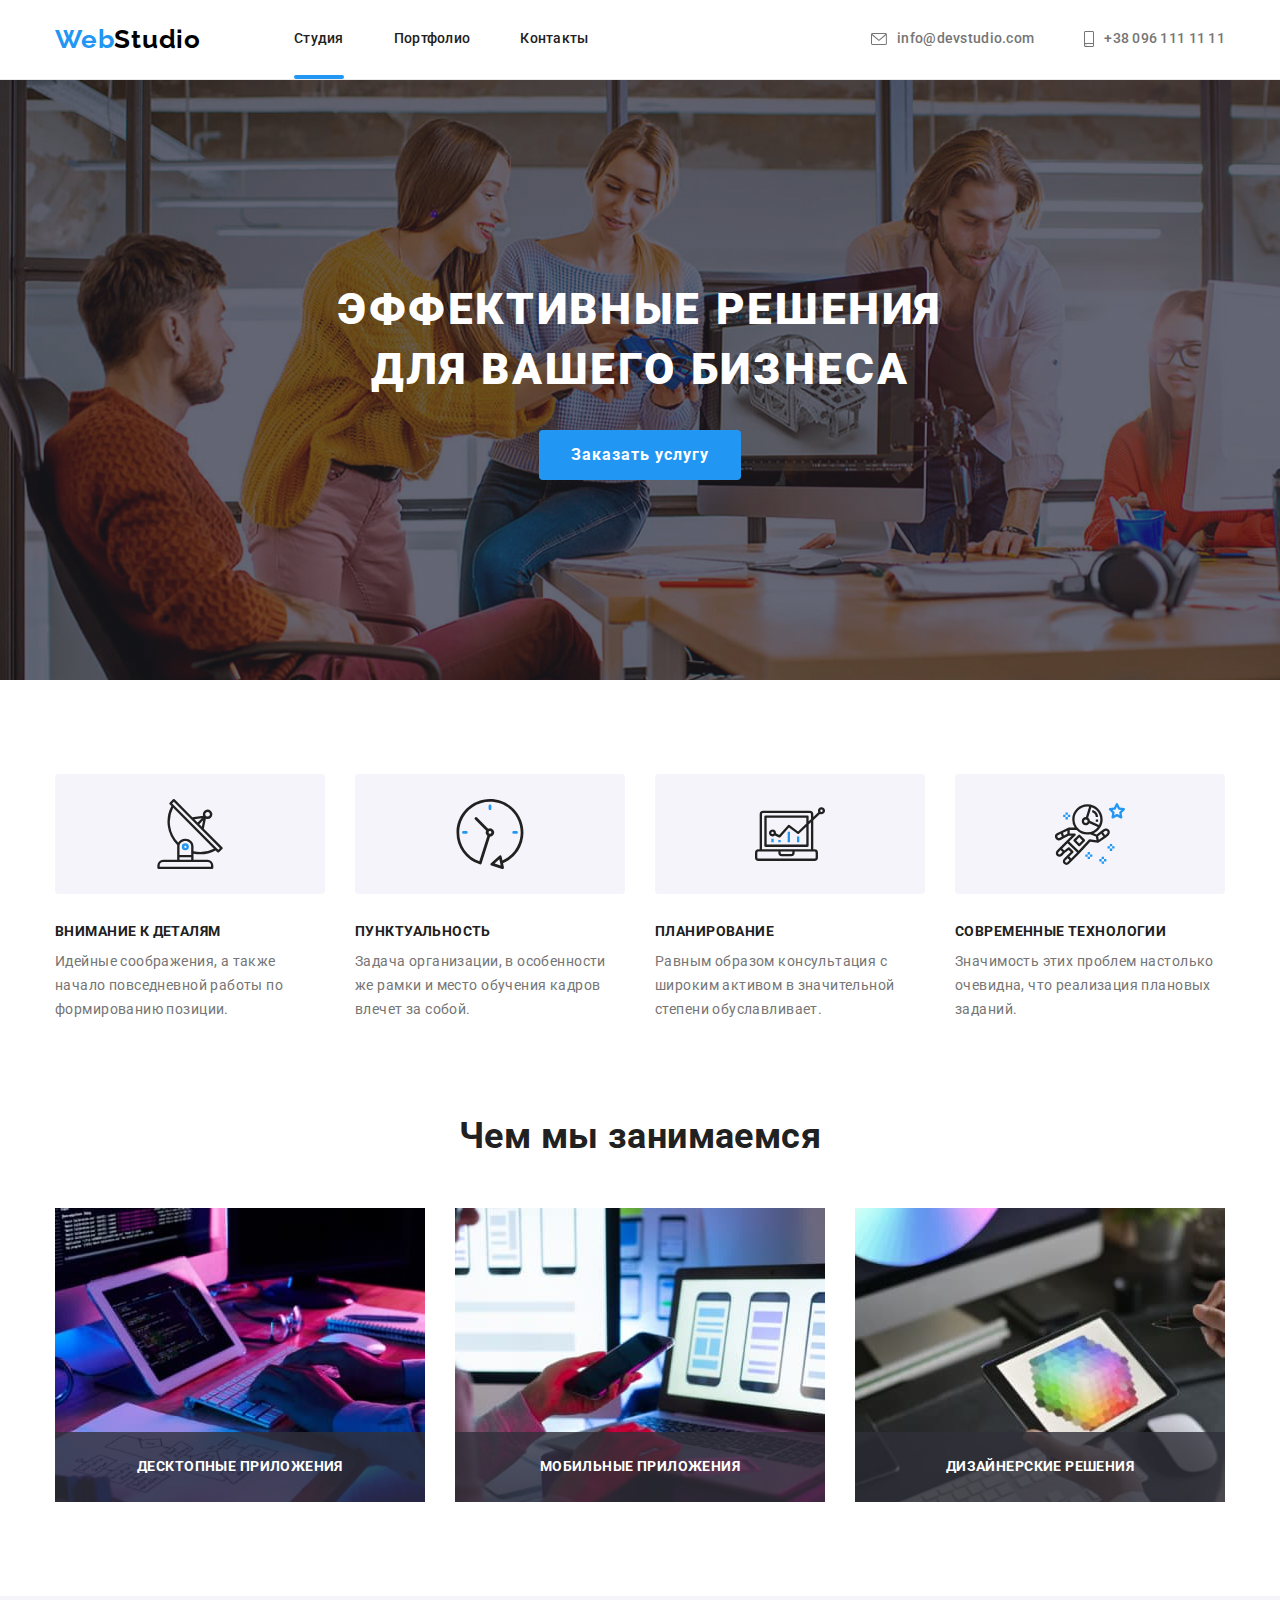
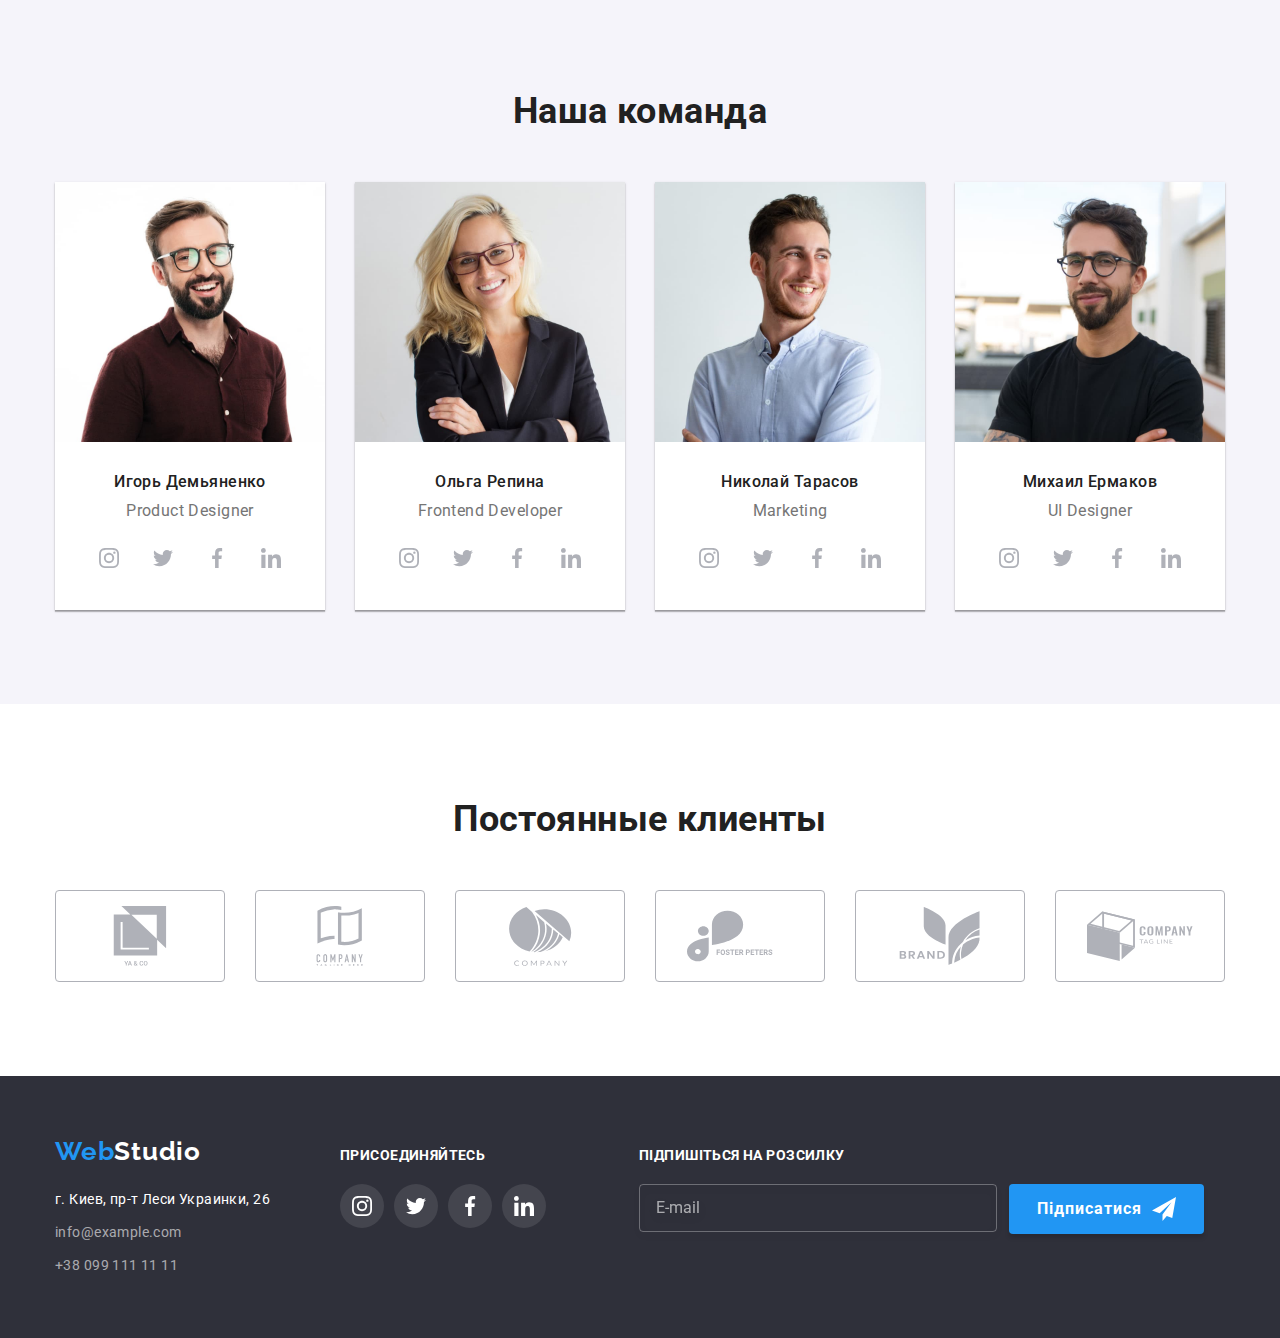
<file: index.html>
<!DOCTYPE html>
<html lang="ru">
  <head>
    <meta charset="UTF-8" />
    <meta http-equiv="X-UA-Compatible" content="IE=edge" />
    <meta name="viewport" content="width=device-width, initial-scale=1.0" />
    <title>Студия</title>

    <!-- ? подключаем шрифты -->
    <link rel="preconnect" href="https://fonts.googleapis.com" />
    <link rel="preconnect" href="https://fonts.gstatic.com" crossorigin />
    <link
      href="https://fonts.googleapis.com/css2?family=Raleway:wght@700&family=Roboto:wght@400;500;700;900&display=swap"
      rel="stylesheet"
    />

    <!-- ?подключаем нормализацию стилей -->
    <link
      rel="stylesheet"
      href="https://cdnjs.cloudflare.com/ajax/libs/modern-normalize/1.1.0/modern-normalize.css"
      integrity="sha512-Y0MM+V6ymRKN2zStTqzQ227DWhhp4Mzdo6gnlRnuaNCbc+YN/ZH0sBCLTM4M0oSy9c9VKiCvd4Jk44aCLrNS5Q=="
      crossorigin="anonymous"
      referrerpolicy="no-referrer"
    />
    <!-- ? подключаем css -->
    <link rel="stylesheet" href="./css/main.min.css" />
  </head>

  <body class="body">
    <!-- // header -->
    <header class="header">
      <div class="container header__container">
        <nav class="navigation header__navigation">
          <a href="./index.html" class="logo">Web<span class="logo__dark">Studio</span></a>

          <ul class="navigation__list list">
            <li class="navigation__item">
              <a href="./index.html" class="navigation__link current">Студия</a>
            </li>
            <li class="navigation__item">
              <a href="./portfolio.html" class="navigation__link">Портфолио</a>
            </li>
            <li class="navigation__item"><a href="" class="navigation__link">Контакты</a></li>
          </ul>
        </nav>

        <ul class="main-contacts header__main-contacts list">
          <li class="main-contacts__item">
            <a href="mailto:info@devstudio.com" class="main-contacts__link"
              ><svg class="icon main-contacts__icon" width="16px" height="12px">
                <use href="./images/icons.svg#envelope" class="icon__envelope"></use></svg
              >info@devstudio.com</a
            >
          </li>

          <li class="main-contacts__item">
            <a href="tel:+380961111111" class="main-contacts__link"
              ><svg class="icon main-contacts__icon" width="10px" height="16px">
                <use href="./images/icons.svg#smartphone" class="icon__phone"></use></svg
              >+38 096 111 11 11</a
            >
          </li>
        </ul>
      </div>
    </header>

    <!-- // main -->
    <main>
      <!-- / Секция "Герой"  -->
      <section class="hero-section">
        <div class="hero container">
          <h1 class="hero__title">Эффективные решения для вашего бизнеса</h1>
          <button type="button" class="btn hero__btn" data-modal-open>Заказать услугу</button>
        </div>
      </section>
      <!-- / Секция "Преимущества работы с нами."-->
      <section class="features-section section">
        <div class="features container">
          <h2 class="features__title hidden">Преимущества работы с нами.</h2>
          <ul class="features-list list grid">
            <li class="features-list__item grid-item">
              <div class="features-list__icon-thumb">
                <svg class="features-list__icon">
                  <use href="./images/icons.svg#antenna"></use>
                </svg>
              </div>
              <h3 class="features-list__title">Внимание к деталям</h3>
              <p>
                Идейные соображения, а также начало повседневной работы по формированию позиции.
              </p>
            </li>

            <li class="features-list__item grid-item">
              <div class="features-list__icon-thumb">
                <svg class="features-list__icon">
                  <use href="./images/icons.svg#clock"></use>
                </svg>
              </div>
              <h3 class="features-list__title">Пунктуальность</h3>
              <p>
                Задача организации, в особенности же рамки и место обучения кадров влечет за собой.
              </p>
            </li>

            <li class="features-list__item grid-item">
              <div class="features-list__icon-thumb">
                <svg class="features-list__icon">
                  <use href="./images/icons.svg#diagram"></use>
                </svg>
              </div>
              <h3 class="features-list__title">Планирование</h3>
              <p>
                Равным образом консультация с широким активом в значительной степени обуславливает.
              </p>
            </li>

            <li class="features-list__item grid-item">
              <div class="features-list__icon-thumb">
                <svg class="features-list__icon">
                  <use href="./images/icons.svg#astronaut"></use>
                </svg>
              </div>
              <h3 class="features-list__title">Современные технологии</h3>
              <p>Значимость этих проблем настолько очевидна, что реализация плановых заданий.</p>
            </li>
          </ul>
        </div>
      </section>

      <!-- / Секция "Чем мы занимаемся" -->
      <section class="our-description">
        <div class="description container">
          <h2 class="description__title">Чем мы занимаемся</h2>
          <ul class="description-list grid list">
            <li class="description-list__item grid-item">
              <img
                src="./images/img-index/logic.jpg"
                alt="разрабатываем логику проекта"
                width="370"
              />
              <h3 class="description-list__title">Десктопные приложения</h3>
            </li>

            <li class="description-list__item grid-item">
              <img
                src="./images/img-index/gadget.jpg"
                alt="разрабатываем адаптивный дизайн"
                width="370"
              />
              <h3 class="description-list__title">Мобильные приложения</h3>
            </li>

            <li class="description-list__item grid-item">
              <img
                src="./images/img-index/color.jpg"
                alt="подбираем сочитание цветов к вашей тематики"
                width="370"
              />
              <h3 class="description-list__title">Дизайнерские решения</h3>
            </li>
          </ul>
        </div>
      </section>

      <!-- / Секция "Наша команда"-->
      <section class="team section">
        <div class="container">
          <h2 class="team__title">Наша команда</h2>

          <ul class="team-list list grid">
            <li class="team-list__member grid-item">
              <img
                src="./images/img-index/igor.jpg"
                alt="Ведущий специалист - Дизайнер"
                width="270"
              />
              <div class="team-list__person">
                <h3 class="team-list__name">Игорь Демьяненко</h3>
                <p lang="en" class="team-list__specialization">Product Designer</p>

                <ul class="social-links list">
                  <li class="social-links__item">
                    <a href="" class="social-links__link">
                      <svg class="social-links__icon social-links__icon--team">
                        <use href="./images/icons.svg#instagram"></use>
                      </svg>
                    </a>
                  </li>

                  <li class="social-links__item">
                    <a href="" class="social-links__link">
                      <svg class="social-links__icon social-links__icon--team">
                        <use href="./images/icons.svg#twitter"></use>
                      </svg>
                    </a>
                  </li>
                  <li class="social-links__item">
                    <a href="" class="social-links__link">
                      <svg class="social-links__icon social-links__icon--team">
                        <use href="./images/icons.svg#facebook"></use>
                      </svg>
                    </a>
                  </li>
                  <li class="social-links__item">
                    <a href="" class="social-links__link">
                      <svg class="social-links__icon social-links__icon--team">
                        <use href="./images/icons.svg#linkedin"></use>
                      </svg>
                    </a>
                  </li>
                </ul>
              </div>
            </li>

            <li class="team-list__member grid-item">
              <img
                src="./images/img-index/olha.jpg"
                alt="Ведущий специалист - Разработчик"
                width="270"
              />
              <div class="team-list__person">
                <h3 class="team-list__name">Ольга Репина</h3>
                <p lang="en" class="team-list__specialization">Frontend Developer</p>
                <ul class="social-links list">
                  <li class="social-links__item">
                    <a href="" class="social-links__link">
                      <svg class="social-links__icon social-links__icon--team">
                        <use href="./images/icons.svg#instagram"></use>
                      </svg>
                    </a>
                  </li>

                  <li class="social-links__item">
                    <a href="" class="social-links__link">
                      <svg class="social-links__icon social-links__icon--team">
                        <use href="./images/icons.svg#twitter"></use>
                      </svg>
                    </a>
                  </li>
                  <li class="social-links__item">
                    <a href="" class="social-links__link">
                      <svg class="social-links__icon social-links__icon--team">
                        <use href="./images/icons.svg#facebook"></use>
                      </svg>
                    </a>
                  </li>
                  <li class="social-links__item">
                    <a href="" class="social-links__link">
                      <svg class="social-links__icon social-links__icon--team">
                        <use href="./images/icons.svg#linkedin"></use>
                      </svg>
                    </a>
                  </li>
                </ul>
              </div>
            </li>

            <li class="team-list__member grid-item">
              <img
                src="./images/img-index/nikolai.jpg"
                alt="Специалист по маркетингу"
                width="270"
              />
              <div class="team-list__person">
                <h3 class="team-list__name">Николай Тарасов</h3>
                <p lang="en" class="team-list__specialization">Marketing</p>
                <ul class="social-links list">
                  <li class="social-links__item">
                    <a href="" class="social-links__link">
                      <svg class="social-links__icon social-links__icon--team">
                        <use href="./images/icons.svg#instagram"></use>
                      </svg>
                    </a>
                  </li>

                  <li class="social-links__item">
                    <a href="" class="social-links__link">
                      <svg class="social-links__icon social-links__icon--team">
                        <use href="./images/icons.svg#twitter"></use>
                      </svg>
                    </a>
                  </li>
                  <li class="social-links__item">
                    <a href="" class="social-links__link">
                      <svg class="social-links__icon social-links__icon--team">
                        <use href="./images/icons.svg#facebook"></use>
                      </svg>
                    </a>
                  </li>
                  <li class="social-links__item">
                    <a href="" class="social-links__link">
                      <svg class="social-links__icon social-links__icon--team">
                        <use href="./images/icons.svg#linkedin"></use>
                      </svg>
                    </a>
                  </li>
                </ul>
              </div>
            </li>

            <li class="team-list__member grid-item">
              <img
                src="./images/img-index/mikhail.jpg"
                alt="Ведущий специалист - Дизайнер"
                width="270"
              />
              <div class="team-list__person">
                <h3 class="team-list__name">Михаил Ермаков</h3>
                <p lang="en" class="team-list__specialization">UI Designer</p>
                <ul class="social-links list">
                  <li class="social-links__item">
                    <a
                      href=""
                      class="social-links__link"
                      target="_blank"
                      rel="noopener noreferrer"
                      aria-label="instagram"
                    >
                      <svg class="social-links__icon social-links__icon--team">
                        <use href="./images/icons.svg#instagram"></use>
                      </svg>
                    </a>
                  </li>

                  <li class="social-links__item">
                    <a
                      href=""
                      class="social-links__link"
                      target="_blank"
                      rel="noopener noreferrer"
                      aria-label="twitter"
                    >
                      <svg class="social-links__icon social-links__icon--team">
                        <use href="./images/icons.svg#twitter"></use>
                      </svg>
                    </a>
                  </li>
                  <li class="social-links__item">
                    <a
                      href=""
                      class="social-links__link"
                      target="_blank"
                      rel="noopener noreferrer"
                      aria-label="facebook"
                    >
                      <svg class="social-links__icon social-links__icon--team">
                        <use href="./images/icons.svg#facebook"></use>
                      </svg>
                    </a>
                  </li>
                  <li class="social-links__item">
                    <a
                      href=""
                      class="social-links__link"
                      target="_blank"
                      rel="noopener noreferrer"
                      aria-label="linkedin"
                    >
                      <svg class="social-links__icon social-links__icon--team">
                        <use href="./images/icons.svg#linkedin"></use>
                      </svg>
                    </a>
                  </li>
                </ul>
              </div>
            </li>
          </ul>
        </div>
      </section>

      <!-- / Секция "Постоянные клиенты"-->
      <section class="customer-section section">
        <div class="customer container">
          <h2 class="customer__title">Постоянные клиенты</h2>
          <ul class="customer-list list">
            <li class="customer-list__item">
              <a
                href=""
                class="customer-list__link"
                target="_blank"
                rel="noopener noreferrer"
                aria-label="linkedin"
              >
                <svg class="customer-list__icon">
                  <use href="./images/icons.svg#group1"></use>
                </svg>
              </a>
            </li>
            <li class="customer-list__item">
              <a
                href=""
                class="customer-list__link"
                target="_blank"
                rel="noopener noreferrer"
                aria-label="linkedin"
              >
                <svg class="customer-list__icon">
                  <use href="./images/icons.svg#group2"></use>
                </svg>
              </a>
            </li>
            <li class="customer-list__item">
              <a
                href=""
                class="customer-list__link"
                target="_blank"
                rel="noopener noreferrer"
                aria-label="linkedin"
              >
                <svg class="customer-list__icon">
                  <use href="./images/icons.svg#group3"></use>
                </svg>
              </a>
            </li>
            <li class="customer-list__item">
              <a
                href=""
                class="customer-list__link"
                target="_blank"
                rel="noopener noreferrer"
                aria-label="linkedin"
              >
                <svg class="customer-list__icon">
                  <use href="./images/icons.svg#group4"></use>
                </svg>
              </a>
            </li>
            <li class="customer-list__item">
              <a
                href=""
                class="customer-list__link"
                target="_blank"
                rel="noopener noreferrer"
                aria-label="linkedin"
              >
                <svg class="customer-list__icon">
                  <use href="./images/icons.svg#group5"></use>
                </svg>
              </a>
            </li>
            <li class="customer-list__item">
              <a
                href=""
                class="customer-list__link"
                target="_blank"
                rel="noopener noreferrer"
                aria-label="linkedin"
              >
                <svg class="customer-list__icon">
                  <use href="./images/icons.svg#group6"></use>
                </svg>
              </a>
            </li>
          </ul>
        </div>
      </section>
    </main>

    <!-- // Footer -->
    <footer class="footer">
      <div class="footer-thumb container">
        <!-- /Секция контактов -->
        <div class="section-contacts">
          <a href="./index.html" class="logo">Web<span class="logo__light">Studio</span></a>

          <address class="footer-adress">
            <p>г. Киев, пр-т Леси Украинки, 26</p>

            <ul class="secondary-contacts list">
              <li class="secondary-contacts__item">
                <a href="mailto:info@example.com" class="secondary-contacts__link"
                  >info@example.com</a
                >
              </li>
              <li class="secondary-contacts__item">
                <a href="tel:+380991111111" class="secondary-contacts__link">+38 099 111 11 11</a>
              </li>
            </ul>
          </address>
        </div>

        <!-- /Секция социальных ссылок -->
        <div class="section-join">
          <h2 class="section-join__title">Присоединяйтесь</h2>

          <ul class="social-links list">
            <li class="social-links__item">
              <a
                href=""
                class="social-links__link social-links__link--footer"
                target="_blank"
                rel="noopener noreferrer"
                aria-label="instagram"
              >
                <svg class="social-links__icon social-links__icon--footer">
                  <use href="./images/icons.svg#instagram"></use>
                </svg>
              </a>
            </li>

            <li class="social-links__item">
              <a
                href=""
                class="social-links__link social-links__link--footer"
                target="_blank"
                rel="noopener noreferrer"
                aria-label="twitter"
              >
                <svg class="social-links__icon social-links__icon--footer">
                  <use href="./images/icons.svg#twitter"></use>
                </svg>
              </a>
            </li>
            <li class="social-links__item">
              <a
                href=""
                class="social-links__link social-links__link--footer"
                target="_blank"
                rel="noopener noreferrer"
                aria-label="facebook"
              >
                <svg class="social-links__icon social-links__icon--footer">
                  <use href="./images/icons.svg#facebook"></use>
                </svg>
              </a>
            </li>
            <li class="social-links__item">
              <a
                href=""
                class="social-links__link social-links__link--footer"
                target="_blank"
                rel="noopener noreferrer"
                aria-label="linkedin"
              >
                <svg class="social-links__icon social-links__icon--footer">
                  <use href="./images/icons.svg#linkedin"></use>
                </svg>
              </a>
            </li>
          </ul>
        </div>

        <!-- /Форма подписки -->
        <div class="subscribe">
          <strong class="subscribe__title">Підпишіться на розсилку</strong>
          <div class="subscribe__field">
            <label>
              <input type="email" class="subscribe__input" name="email" placeholder="E-mail" />
            </label>
            <button type="submit" class="btn subscribe__btn">
              Підписатися
              <svg class="subscribe__icon" width="24px" height="24px">
                <use href="./images/icons.svg#telegram"></use>
              </svg>
            </button>
          </div>
        </div>
      </div>
    </footer>

    <!-- // Modal window-->
    <div class="backdrop is-hidden" data-modal>
      <div class="modal">
        <button class="button-close" data-modal-close>
          <svg class="icon-close"><use class="icon" href="./images/icons.svg#close"></use></svg>
        </button>

        <form class="register-form">
          <strong class="modal-title">Залиште свої дані, ми вам передзвонимо</strong>

          <ul class="list">
            <li class="item">
              <label class="modal-field">
                <span class="modal-field-title">Ім'я</span>
                <input type="text" class="modal-field-input" name="name" />
                <svg class="icon-box">
                  <use class="icon" href="./images/icons.svg#person"></use>
                </svg>
              </label>
            </li>

            <li class="item">
              <label class="modal-field">
                <span class="modal-field-title">Телефон</span>
                <input type="tel" class="modal-field-input" name="tel" />
                <svg class="icon-box">
                  <use class="icon" href="./images/icons.svg#phone"></use>
                </svg>
              </label>
            </li>

            <li class="item">
              <label class="modal-field">
                <span class="modal-field-title">Пошта</span>
                <input type="email" class="modal-field-input" name="email" />
                <svg class="icon-box">
                  <use class="icon" href="./images/icons.svg#email"></use>
                </svg>
              </label>
            </li>

            <li class="item">
              <label class="modal-field">
                <span class="modal-field-title">Коментар</span>
                <textarea
                  name="feedback"
                  class="modal-field-textarea"
                  placeholder="Введіть текст"
                ></textarea>
              </label>
            </li>
          </ul>

          <label class="modal-confirmation">
            <input class="modal-agreement hidden" type="checkbox" name="agreemet" />
            <svg class="checkbox-thumb" width="16px" height="15px">
              <use class="icon-check" href="./images/icons.svg#check"></use>
              <use class="icon-uncheck" href="./images/icons.svg#uncheck"></use>
            </svg>

            <span class="text"
              >Погоджуюся з розсилкою та приймаю <a class="link" href=""> Умови договору</a></span
            >
          </label>

          <button type="submit" class="modal-btn">Відправити</button>
        </form>
      </div>
    </div>

    <!-- // Scripts -->
    <script src="./js/modal.js"></script>
  </body>
</html>
</file>
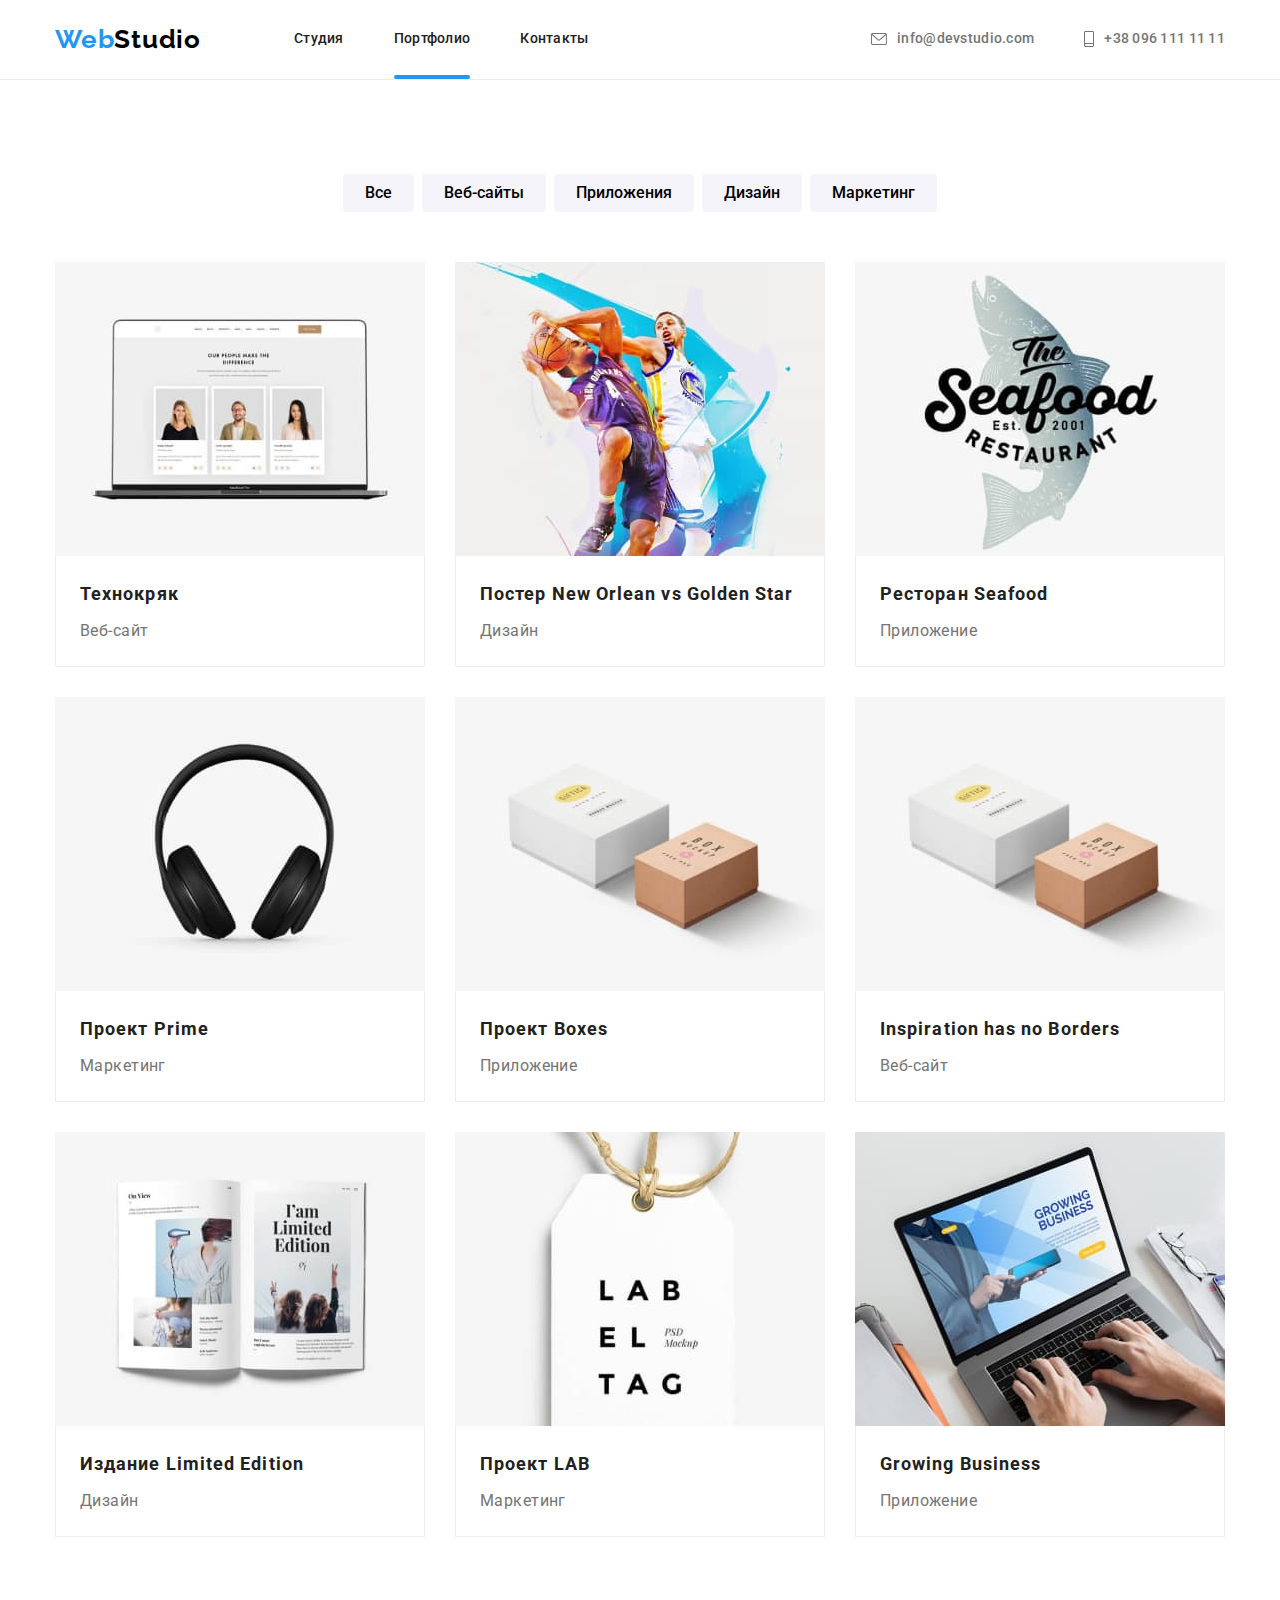
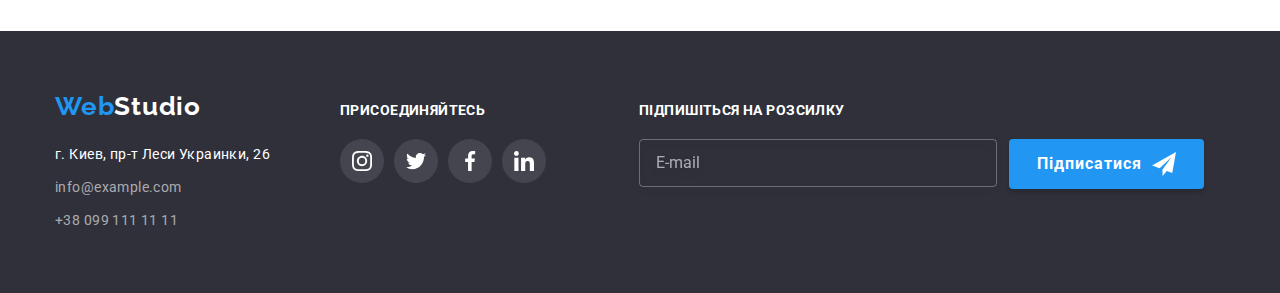
<file: portfolio.html>
<!DOCTYPE html>
<html lang="ru">
  <head>
    <meta charset="UTF-8" />
    <meta http-equiv="X-UA-Compatible" content="IE=edge" />
    <meta name="viewport" content="width=device-width, initial-scale=1.0" />
    <title>Студия</title>
    <!-- ? подключаем шрифты -->
    <link rel="preconnect" href="https://fonts.googleapis.com" />
    <link rel="preconnect" href="https://fonts.gstatic.com" crossorigin />
    <link
      href="https://fonts.googleapis.com/css2?family=Raleway:wght@700&family=Roboto:wght@400;500;700;900&display=swap"
      rel="stylesheet"
    />

    <!-- ?подключаем нормализацию стилей -->
    <link
      rel="stylesheet"
      href="https://cdnjs.cloudflare.com/ajax/libs/modern-normalize/1.1.0/modern-normalize.css"
      integrity="sha512-Y0MM+V6ymRKN2zStTqzQ227DWhhp4Mzdo6gnlRnuaNCbc+YN/ZH0sBCLTM4M0oSy9c9VKiCvd4Jk44aCLrNS5Q=="
      crossorigin="anonymous"
      referrerpolicy="no-referrer"
    />

    <!-- ? подключаем css -->
    <link rel="stylesheet" href="./css/main.min.css" />
    <link rel="stylesheet" href="./css/style.css" />
  </head>

  <body class="body">
    <!-- // header -->
    <header class="header">
      <div class="container header__container">
        <nav class="navigation header__navigation">
          <a href="./index.html" class="logo">Web<span class="logo__dark">Studio</span></a>

          <ul class="navigation__list list">
            <li class="navigation__item">
              <a href="./index.html" class="navigation__link">Студия</a>
            </li>
            <li class="navigation__item">
              <a href="./portfolio.html" class="navigation__link current">Портфолио</a>
            </li>
            <li class="navigation__item"><a href="" class="navigation__link">Контакты</a></li>
          </ul>
        </nav>

        <ul class="main-contacts header__main-contacts list">
          <li class="main-contacts__item">
            <a href="mailto:info@devstudio.com" class="main-contacts__link"
              ><svg class="icon main-contacts__icon" width="16px" height="12px">
                <use href="./images/icons.svg#envelope" class="icon__envelope"></use></svg
              >info@devstudio.com</a
            >
          </li>

          <li class="main-contacts__item">
            <a href="tel:+380961111111" class="main-contacts__link"
              ><svg class="icon main-contacts__icon" width="10px" height="16px">
                <use href="./images/icons.svg#smartphone" class="icon__phone"></use></svg
              >+38 096 111 11 11</a
            >
          </li>
        </ul>
      </div>
    </header>

    <!-- // main -->
    <main>
      <!-- / Секция "наши проекты" -->
      <section class="portfolio-section section">
        <div class="portfolio container">
          <h1 class="hidden">Наши проекты</h1>

          <ul class="filter-list list">
            <li class="filter-list__item">
              <button type="button" class="btn filter-button">Все</button>
            </li>
            <li class="filter-list__item">
              <button type="button" class="btn filter-button">Веб-сайты</button>
            </li>
            <li class="filter-list__item">
              <button type="button" class="btn filter-button">Приложения</button>
            </li>
            <li class="filter-list__item">
              <button type="button" class="btn filter-button">Дизайн</button>
            </li>
            <li class="filter-list__item">
              <button type="button" class="btn filter-button">Маркетинг</button>
            </li>
          </ul>

          <ul class="portfolio-list list grid">
            <li class="portfolio-list__item grid-item">
              <a href="" class="portfolio-list__link">
                <div class="portfolio-list__thumb">
                  <img
                    src="./images/img-portfolio/tehnocrack.jpg"
                    alt="сотрудники компании Технокряк на мониторе ноутбука"
                    width="370"
                  />
                  <div class="portfolio-list__floated-description">
                    <p class="portfolio-list__floated-text">
                      Ресурс предлагает комплексные предложения с разным уровнем функционала и
                      сервисов. Все это позволит посетителю получить исчерпывающие сведения о
                      компании или частном лице.
                    </p>
                  </div>
                </div>
                <div class="portfolio-list__card-description">
                  <h2 class="portfolio-list__title">Технокряк</h2>
                  <p>Веб-сайт</p>
                </div>
              </a>
            </li>

            <li class="portfolio-list__item grid-item">
              <a href="" class="portfolio-list__link">
                <div class="portfolio-list__thumb">
                  <img
                    src="./images/img-portfolio/poster.jpg"
                    alt="постер баскетбольного матча команд New Orlean vs Golden Star"
                    width="370"
                  />
                  <div class="portfolio-list__floated-description">
                    <p class="portfolio-list__floated-text">
                      Ресурс предлагает комплексные предложения с разным уровнем функционала и
                      сервисов. Все это позволит посетителю получить исчерпывающие сведения о
                      компании или частном лице.
                    </p>
                  </div>
                </div>
                <div class="portfolio-list__card-description">
                  <h2 class="portfolio-list__title">
                    Постер <span lang="en">New Orlean vs Golden Star</span>
                  </h2>
                  <p>Дизайн</p>
                </div>
              </a>
            </li>

            <li class="portfolio-list__item grid-item">
              <a href="" class="portfolio-list__link">
                <div class="portfolio-list__thumb">
                  <img
                    src="./images/img-portfolio/restaurant.jpg"
                    alt="Логотип ресторана Seafood"
                    width="370"
                  />
                  <div class="portfolio-list__floated-description">
                    <p class="portfolio-list__floated-text">
                      Ресурс предлагает комплексные предложения с разным уровнем функционала и
                      сервисов. Все это позволит посетителю получить исчерпывающие сведения о
                      компании или частном лице.
                    </p>
                  </div>
                </div>
                <div class="portfolio-list__card-description">
                  <h2 class="portfolio-list__title">Ресторан <span lang="en">Seafood</span></h2>
                  <p>Приложение</p>
                </div>
              </a>
            </li>

            <li class="portfolio-list__item grid-item">
              <a href="" class="portfolio-list__link">
                <div class="portfolio-list__thumb">
                  <img
                    src="./images/img-portfolio/project-prime.jpg"
                    alt="Картинка - наушники"
                    width="370"
                  />
                  <div class="portfolio-list__floated-description">
                    <p class="portfolio-list__floated-text">
                      Ресурс предлагает комплексные предложения с разным уровнем функционала и
                      сервисов. Все это позволит посетителю получить исчерпывающие сведения о
                      компании или частном лице.
                    </p>
                  </div>
                </div>
                <div class="portfolio-list__card-description">
                  <h2 class="portfolio-list__title">Проект <span lang="en">Prime</span></h2>
                  <p>Маркетинг</p>
                </div>
              </a>
            </li>

            <li class="portfolio-list__item grid-item">
              <a href="" class="portfolio-list__link">
                <div class="portfolio-list__thumb">
                  <img
                    src="./images/img-portfolio/project-boxes.jpg"
                    alt="картинка с коробками"
                    width="370"
                  />
                  <div class="portfolio-list__floated-description">
                    <p class="portfolio-list__floated-text">
                      Ресурс предлагает комплексные предложения с разным уровнем функционала и
                      сервисов. Все это позволит посетителю получить исчерпывающие сведения о
                      компании или частном лице.
                    </p>
                  </div>
                </div>
                <div class="portfolio-list__card-description">
                  <h2 class="portfolio-list__title">Проект Boxes</h2>
                  <p>Приложение</p>
                </div>
              </a>
            </li>

            <li class="portfolio-list__item grid-item">
              <a href="" class="portfolio-list__link">
                <div class="portfolio-list__thumb">
                  <img
                    src="./images/img-portfolio/project-boxes.jpg"
                    alt="картинка с коробками"
                    width="370"
                  />
                  <div class="portfolio-list__floated-description">
                    <p class="portfolio-list__floated-text">
                      Ресурс предлагает комплексные предложения с разным уровнем функционала и
                      сервисов. Все это позволит посетителю получить исчерпывающие сведения о
                      компании или частном лице.
                    </p>
                  </div>
                </div>
                <div class="portfolio-list__card-description">
                  <h2 class="portfolio-list__title" lang="en">Inspiration has no Borders</h2>
                  <p>Веб-сайт</p>
                </div>
              </a>
            </li>

            <li class="portfolio-list__item grid-item">
              <a href="" class="portfolio-list__link">
                <div class="portfolio-list__thumb">
                  <img
                    src="./images/img-portfolio/limited-edition.jpg"
                    alt="картинка развернутой книги"
                    width="370"
                  />
                  <div class="portfolio-list__floated-description">
                    <p class="portfolio-list__floated-text">
                      Ресурс предлагает комплексные предложения с разным уровнем функционала и
                      сервисов. Все это позволит посетителю получить исчерпывающие сведения о
                      компании или частном лице.
                    </p>
                  </div>
                </div>
                <div class="portfolio-list__card-description">
                  <h2 class="portfolio-list__title">
                    Издание <span lang="en">Limited Edition</span>
                  </h2>
                  <p>Дизайн</p>
                </div>
              </a>
            </li>

            <li class="portfolio-list__item grid-item">
              <a href="" class="portfolio-list__link">
                <div class="portfolio-list__thumb">
                  <img
                    src="./images/img-portfolio/project-lab.jpg"
                    alt="бирка компании Lab"
                    width="370"
                  />
                  <div class="portfolio-list__floated-description">
                    <p class="portfolio-list__floated-text">
                      Ресурс предлагает комплексные предложения с разным уровнем функционала и
                      сервисов. Все это позволит посетителю получить исчерпывающие сведения о
                      компании или частном лице.
                    </p>
                  </div>
                </div>
                <div class="portfolio-list__card-description">
                  <h2 class="portfolio-list__title">Проект <span lang="en">LAB</span></h2>
                  <p>Маркетинг</p>
                </div>
              </a>
            </li>

            <li class="portfolio-list__item grid-item">
              <a href="" class="portfolio-list__link">
                <div class="portfolio-list__thumb">
                  <img
                    src="./images/img-portfolio/growing-business.jpg"
                    alt="на картинке ноутбук с открытым сайтом"
                    width="370"
                  />
                  <div class="portfolio-list__floated-description">
                    <p class="portfolio-list__floated-text">
                      Ресурс предлагает комплексные предложения с разным уровнем функционала и
                      сервисов. Все это позволит посетителю получить исчерпывающие сведения о
                      компании или частном лице.
                    </p>
                  </div>
                </div>
                <div class="portfolio-list__card-description">
                  <h2 class="portfolio-list__title" lang="en">Growing Business</h2>
                  <p>Приложение</p>
                </div>
              </a>
            </li>
          </ul>
        </div>
      </section>
    </main>

    <!-- // Footer -->
    <footer class="footer">
      <div class="footer-thumb container">
        <!-- /Секция контактов -->
        <div class="section-contacts">
          <a href="./index.html" class="logo">Web<span class="logo__light">Studio</span></a>

          <address class="footer-adress">
            <p>г. Киев, пр-т Леси Украинки, 26</p>

            <ul class="secondary-contacts list">
              <li class="secondary-contacts__item">
                <a href="mailto:info@example.com" class="secondary-contacts__link"
                  >info@example.com</a
                >
              </li>
              <li class="secondary-contacts__item">
                <a href="tel:+380991111111" class="secondary-contacts__link">+38 099 111 11 11</a>
              </li>
            </ul>
          </address>
        </div>

        <!-- /Секция социальных ссылок -->
        <div class="section-join">
          <h2 class="section-join__title">Присоединяйтесь</h2>

          <ul class="social-links list">
            <li class="social-links__item">
              <a
                href=""
                class="social-links__link social-links__link--footer"
                target="_blank"
                rel="noopener noreferrer"
                aria-label="instagram"
              >
                <svg class="social-links__icon social-links__icon--footer">
                  <use href="./images/icons.svg#instagram"></use>
                </svg>
              </a>
            </li>

            <li class="social-links__item">
              <a
                href=""
                class="social-links__link social-links__link--footer"
                target="_blank"
                rel="noopener noreferrer"
                aria-label="twitter"
              >
                <svg class="social-links__icon social-links__icon--footer">
                  <use href="./images/icons.svg#twitter"></use>
                </svg>
              </a>
            </li>
            <li class="social-links__item">
              <a
                href=""
                class="social-links__link social-links__link--footer"
                target="_blank"
                rel="noopener noreferrer"
                aria-label="facebook"
              >
                <svg class="social-links__icon social-links__icon--footer">
                  <use href="./images/icons.svg#facebook"></use>
                </svg>
              </a>
            </li>
            <li class="social-links__item">
              <a
                href=""
                class="social-links__link social-links__link--footer"
                target="_blank"
                rel="noopener noreferrer"
                aria-label="linkedin"
              >
                <svg class="social-links__icon social-links__icon--footer">
                  <use href="./images/icons.svg#linkedin"></use>
                </svg>
              </a>
            </li>
          </ul>
        </div>

        <!-- /Форма подписки -->
        <div class="subscribe">
          <strong class="subscribe__title">Підпишіться на розсилку</strong>
          <div class="subscribe__field">
            <label>
              <input type="email" class="subscribe__input" name="email" placeholder="E-mail" />
            </label>
            <button type="submit" class="btn subscribe__btn">
              Підписатися
              <svg class="subscribe__icon" width="24px" height="24px">
                <use href="./images/icons.svg#telegram"></use>
              </svg>
            </button>
          </div>
        </div>
      </div>
    </footer>
  </body>
</html>
</file>
<file: css/style.css>
/* .body {
  font-family: 'Roboto', sans-serif;
  font-size: 14px;
  line-height: 1.71;
  letter-spacing: 0.03em;
  color: var(--text-main-secondary);
  font-family: 'Roboto', 'Segoe UI', Tahoma, Geneva, Verdana, sans-serif;
  background-color: var(--background-main);
} */

/* /скрывает заголовки секций */
/* .hidden {
  position: absolute;
  white-space: nowrap;
  width: 1px;
  height: 1px;
  overflow: hidden;
  border: 0;
  padding: 0;
  clip: rect(0 0 0 0);
  clip-path: inset(50%);
  margin: -1px;
} */

/* /сбрасываем стиль списка */
/* .list {
  list-style: none;
  margin: 0;
  padding: 0;
}

h1,
h2,
h3,
h4,
h5,
h6,
p {
  margin: 0;
}

img {
  display: block;
  max-width: 100%;
}

a {
  text-decoration: none;
  color: inherit;
} */

/* //Стили к хедеру */
/* .header {
  padding-top: 24px;
  padding-bottom: 24px;

  font-weight: 500;
  font-size: 14px;
  line-height: 1.14;
  letter-spacing: 0.02em;
  border-bottom: 1px solid var(--border-color);
} */

/* /logo */
/* .logo {
  font-family: 'Raleway', sans-serif;
  font-weight: 700;
  font-size: 26px;
  line-height: 1.19;
  letter-spacing: 0.03em;
  color: var(--text-accent-primary);
}

.logo__dark {
  color: var(--text-header-logo);
}

.logo__light {
  color: var(--text-footer-logo);
} */

/* /navigation */
/* .navigation__link {
  color: var(--text-main-primary);
  transition: color 250ms cubic-bezier(0.4, 0, 0.2, 1);
}

.navigation__list {
  display: flex;
  margin-left: 93px;
}

.navigation__item {
  position: relative;
}

.navigation__item:not(:last-child) {
  margin-right: 50px;
} */

/*  /Main-contacts*/
/* .header__main-contacts {
  margin-left: auto;
  gap: 50px;
}

.main-contacts__item {
  display: flex;
}

.main-contacts__link {
  display: flex;
  align-items: center;
  color: var(--text-main-secondary);
  transition: color 250ms cubic-bezier(0.4, 0, 0.2, 1);
}

.main-contacts__icon {
  margin-right: 10px;
}

.icon__phone,
.icon__envelope {
  fill: var(--text-main-secondary);
  transition: fill 250ms cubic-bezier(0.4, 0, 0.2, 1);
}

.main-contacts__link:hover .icon__phone,
.main-contacts__link:hover .icon__envelope {
  fill: var(--main-hover-color);
}

.main-contacts__link:focus .icon__phone,
.main-contacts__link:focus .icon__envelope {
  fill: var(--main-hover-color);
}

/* /Общие класы по хедеру */
/* .header__container,
.header__navigation,
.main-contacts {
  display: flex;
  align-items: center;
}

.navigation__link:hover,
.main-contacts__link:hover,
.secondary-contacts__link:hover {
  color: var(--main-hover-color);
}

.navigation__link:focus,
.main-contacts__link:focus,
.secondary-contacts__link:focus {
  color: var(--main-hover-color);
}  */

/* .current::after {
  content: '';
  display: block;
  width: 100%;
  height: 4px;
  border-radius: 2px;
  background-color: var(--text-accent-primary);
  position: absolute;
  transform: translateY(28px);
} */

/* //стили к мейн */
/* /описание секции герой */
/* .hero-section {
  padding: 200px 0;
  background-color: var(--background-hero);
  text-align: center;
  background-image: linear-gradient(180deg, #2f303a66 0%, rgba(47, 48, 58, 0.4) 100%),
    url(../images/img-index/hero.jpg);
  background-repeat: no-repeat;
  max-width: 1600px;
  margin-left: auto;
  margin-right: auto;
}

.hero__title {
  margin: 0 auto;
  width: 696px;

  color: var(--text-accent-secondary);

  font-weight: 900;
  font-size: 44px;
  line-height: 1.36;
  text-align: center;
  letter-spacing: 0.06em;
  text-transform: uppercase;
} */
/* /стили к кнопке в герое */
/* .hero__btn {
  margin-top: 30px;
  padding: 10px 32px;

  color: var(--text-accent-secondary);
  background-color: var(--background-hero-button);

  font-weight: 700;
  font-size: 16px;
  line-height: 1.88;
  letter-spacing: 0.06em;
  font-family: inherit;

  transition: background-color 250ms cubic-bezier(0.4, 0, 0.2, 1),
    color 250ms cubic-bezier(0.4, 0, 0.2, 1);
}

.hero__btn:focus,
.hero__btn:hover {
  color: var(--text-accent-secondary);
  background-color: var(--background-hover-hero-button);
} */
/* /стили секции наши преимущества */
/* .features-list__title {
  font-size: inherit;
  line-height: 1.14;
  text-transform: uppercase;
  color: var(--text-main-primary);
  margin-bottom: 10px;
}

.features-list__item {
  width: 270px;
}

.features-list {
  --quantity-items: 4;
}

.features-list__icon {
  width: 70px;
  height: 70px;

  display: block;
}
.features-list__icon-thumb {
  padding: 25px 100px;
  margin-bottom: 30px;
  background-color: #f5f4fa;
  border-radius: 4px;
} */

/* /стили к секции чем мы занимаемся */
/* .description__title {
  margin-bottom: 50px;

  font-size: 36px;
  line-height: 1.17;
  text-align: center;
  color: var(--text-main-primary);
}

.our-description {
  padding-bottom: 94px;
}

.description-list__item {
  position: relative;
}

.description-list__title {
  position: absolute;
  width: 100%;
  height: 70px;
  display: flex;
  align-items: center;
  justify-content: center;
  text-transform: uppercase;
  color: var(--text-accent-secondary);
  bottom: 0;
  background: rgba(47, 48, 58, 0.8);
  font-size: 14px;
  line-height: 1.14;
} */

/* /стили для секции наша команда */
/* .team {
  background-color: var(--background-team);
}
.team-list__member {
  background-color: var(--background-member-card);
  box-shadow: 0px 1px 3px rgba(0, 0, 0, 0.12), 0px 1px 1px rgba(0, 0, 0, 0.14),
    0px 2px 1px rgba(0, 0, 0, 0.2);
}
.team__title {
  margin-bottom: 50px;

  font-size: 36px;
  line-height: 1.17;
  text-align: center;
  color: var(--text-main-primary);
}

.team-list__name {
  color: var(--text-main-primary);

  font-weight: 500;
  font-size: 16px;
  line-height: 1.19;
}

.team-list__specialization {
  margin-top: 10px;
  margin-bottom: 16px;

  font-size: 16px;
  line-height: 1.19;
}

.team-list__person {
  padding-top: 30px;
  padding-bottom: 30px;
  text-align: center;
}
.team-list {
  --quantity-items: 4;
} */

/* /Стили наши клиенты */
/* .customer__title {
  margin-bottom: 50px;
  font-size: 36px;
  line-height: 1.17;
  text-align: center;
  color: var(--text-main-primary);
}
.customer-list {
  display: flex;
  gap: 30px;
}

.customer-list__icon {
  display: block;
  width: 106px;
  height: 60px;
  fill: var(--svg-color);
  transition: fill 250ms cubic-bezier(0.4, 0, 0.2, 1);
}

.customer-list__link {
  width: 170px;
  height: 92px;
  border: 1px solid var(--svg-color);
  border-radius: 4px;
  display: flex;
  align-items: center;
  justify-content: center;

  transition: border 250ms cubic-bezier(0.4, 0, 0.2, 1);
}
.customer-list__link:hover,
.customer-list__link:focus {
  border: 1px solid var(--main-hover-color);
}

.customer-list__link:hover .customer-list__icon,
.customer-list__link:focus .customer-list__icon {
  fill: var(--main-hover-color);
} */

/* //Стили к футеру */

/* /секция контактов - футер */

/* .secondary-contacts {
  margin-top: 9px;
}

.secondary-contacts__link {
  color: var(--text-footer-secondary);
}

.secondary-contacts__item:last-child {
  margin-top: 9px;
} */
/* /сеция присоединяйтесь - Футер */
/* .section-join {
  margin-left: 70px;
}

.section-join__title {
  margin-bottom: 20px;
  color: var(--text-accent-secondary);
  font-size: 14px;
  line-height: 1.14;
  text-transform: uppercase;
} */

/* /стили к форме в футере */
/* .subscribe {
  display: flex;
  flex-direction: column;
  margin-left: 93px;
}

.subscribe__title {
  text-transform: uppercase;
  color: var(--text-footer-primary);
  line-height: 1.14;
  margin-bottom: 20px;
}

.subscribe__field {
  display: flex;
  gap: 12px;
}

.subscribe__input {
  width: 358px;
  background-color: transparent;
  padding: 15px 16px;
  color: var(--text-footer-secondary);

  border: 1px solid rgba(255, 255, 255, 0.3);
  filter: drop-shadow(0px 4px 4px rgba(0, 0, 0, 0.15));
  border-radius: 4px;
}

.subscribe__input::placeholder {
  font-size: 16px;
  line-height: 1.25;
  color: var(--text-footer-secondary);
}

.subscribe__btn {
  gap: 10px;
  padding: 10px 28px;
  align-items: center;

  font-weight: 700;
  font-size: 16px;
  line-height: 1.88;
  letter-spacing: 0.06em;

  color: var(--text-footer-primary);
  background-color: var(--background-hero-button);
  box-shadow: 0px 4px 4px rgba(0, 0, 0, 0.15);
} */

/* // стили к странице портфолио */
/* / стили к фильтру с кнопками */
/* .filter-button {
  padding: 6px 22px;
  font-weight: 500;
  font-size: 16px;
  line-height: 1.62;
  text-align: center;
  background-color: var(--portfolio-button-background);
  font-family: inherit;

  transition: background-color 250ms cubic-bezier(0.4, 0, 0.2, 1),
    color 250ms cubic-bezier(0.4, 0, 0.2, 1), box-shadow 250ms cubic-bezier(0.4, 0, 0.2, 1);
}

.filter-button:hover,
.filter-button:focus {
  background-color: var(--main-hover-color);
  color: var(--text-accent-secondary);
  box-shadow: 0px 3px 1px rgba(0, 0, 0, 0.1), 0px 1px 2px rgba(0, 0, 0, 0.08),
    0px 2px 2px rgba(0, 0, 0, 0.12);
}

.filter-list {
  margin-bottom: 50px;

  display: flex;
  justify-content: center;
}

.filter-list__item:not(:first-child) {
  margin-left: 8px;
} */

/* .portfolio-list__card-description {
  padding: 20px 24px;
} */

/* /секция наши проекты */
/* .portfolio-list {
  font-size: 16px;
  line-height: 1.88;
}
.portfolio-list__title {
  margin-bottom: 4px;

  font-size: 18px;
  line-height: 2;
  letter-spacing: 0.06em;
  color: var(--text-main-primary);
}

.portfolio-list__card-description {
  padding-top: 20px;
  padding-bottom: 20px;
  border: 1px solid #eeeeee;
  border-top: none;
}
.portfolio-list__link {
  display: block;
  transition: box-shadow 250ms cubic-bezier(0.4, 0, 0.2, 1);
}

.portfolio-list__link:hover {
  box-shadow: 0px 1px 1px rgba(0, 0, 0, 0.12), 0px 4px 4px rgba(0, 0, 0, 0.06),
    1px 4px 6px rgba(0, 0, 0, 0.16);
}

.portfolio-list__thumb {
  position: relative;
  overflow: hidden;
}

.portfolio-list__floated-description {
  position: absolute;
  width: 100%;
  height: 100%;
  bottom: 0;
  transform: translateY(100%);
  padding: 63px 24px;
  background-color: rgba(33, 150, 243, 0.9);
  transition: transform 250ms cubic-bezier(0.4, 0, 0.2, 1);
}

.portfolio-list__link:hover .portfolio-list__floated-description,
.portfolio-list__link:focus .portfolio-list__floated-description {
  transform: translateY(0%);
}

.portfolio-list__floated-text {
  font-size: 18px;
  line-height: 1.56;
  color: var(--text-accent-secondary);
} */

/* временный стиль текущей страницы */
/* .body .current {
  color: var(--text-accent-primary);
} */

/* //разметка общие стили*/
/* .section {
  padding: 94px 0;
} */

/* .container {
  width: 1200px;
  padding: 0 15px;
  margin: 0 auto;
} */

/* .grid {
  display: flex;
  flex-wrap: wrap;
  gap: var(--indent);
}

.grid-item {
  flex-basis: calc((100% - var(--indent) * (var(--quantity-items) - 1)) / var(--quantity-items));
} */
/* // стили к иконкам-логотипам */

/* /sosial links */
/* .social-links {
  display: flex;
  gap: 10px;
  align-items: center;
  justify-content: center;
}

.social-links__link {
  width: 44px;
  height: 44px;
  border-radius: 50%;
  display: flex;
  align-items: center;
  justify-content: center;

  transition: background-color 250ms cubic-bezier(0.4, 0, 0.2, 1);
}
.social-links__icon {
  display: block;
  width: 20px;
  height: 20px;
  fill: var(--svg-color);
}
.social-links__icon--team {
  transition: fill 250ms cubic-bezier(0.4, 0, 0.2, 1);
}

.social-links__link--footer {
  background: rgba(255, 255, 255, 0.1);
}
.social-links__icon--footer {
  fill: var(--text-accent-secondary);
}
.social-links__link:hover,
.social-links__link:focus {
  background-color: var(--main-hover-color);
}

.social-links__link:hover .social-links__icon--team,
.social-links__link:focus .social-links__icon--team {
  fill: var(--text-accent-secondary);
} */

/* /customer icons */

/* //modal window */
/* .backdrop {
  position: fixed;
  top: 0;
  left: 0;
  width: 100%;
  height: 100%;
  background-color: rgba(0, 0, 0, 0.2);
  opacity: 1;
  transition: opacity 250ms cubic-bezier(0.4, 0, 0.2, 1),
    visibility 250ms cubic-bezier(0.4, 0, 0.2, 1);
}

.modal {
  padding: 40px;
  position: absolute;
  top: 50%;
  left: 50%;
  transform: translate(-50%, -50%) scale(1);

  width: 528px;
  height: 581px;

  background-color: #fff;
  box-shadow: 0px 1px 3px rgba(0, 0, 0, 0.12), 0px 1px 1px rgba(0, 0, 0, 0.14),
    0px 2px 1px rgba(0, 0, 0, 0.2);
  border-radius: 4px;
}

.backdrop.is-hidden {
  opacity: 0;
  pointer-events: none;
  visibility: hidden;
}

.backdrop.is-hidden .modal {
  transform: translate(-50%, -50%) scale(0.7);
}

.modal .button-close {
  position: absolute;
  right: 8px;
  top: 8px;

  display: flex;
  width: 30px;
  height: 30px;
  align-items: center;
  justify-content: center;

  border-radius: 50%;
  border: 1px solid rgba(0, 0, 0, 0.1);
  cursor: pointer;
}

.icon-close {
  display: block;
  width: 11px;
  height: 11px;
}

.icon-close .icon {
  fill: #000000;
  transition: fill 250ms cubic-bezier(0.4, 0, 0.2, 1);
}

.modal-title {
  margin-bottom: 12px;
  display: flex;
  justify-content: center;
  font-size: 20px;
  line-height: 1.15;
  color: var(--text-main-primary);
}

.modal-field-input {
  height: 40px;
  padding: 12px 42px;
  border: 1px solid rgba(33, 33, 33, 0.2);
  border-radius: 4px;
  cursor: pointer;
  transition: border 250ms cubic-bezier(0.4, 0, 0.2, 1);
}

.modal-field .icon-box {
  position: absolute;
  bottom: 11px;
  left: 12px;
  width: 18px;
  height: 18px;
}

.modal-field .icon {
  fill: var(--text-main-primary);
  transition: fill 250ms cubic-bezier(0.4, 0, 0.2, 1);
}

.modal-field {
  position: relative;
  display: flex;
  flex-direction: column;
}

.modal-field-title {
  margin-bottom: 4px;
  color: var(--text-main-secondary);
  font-weight: 400;
  font-size: 12px;
  line-height: 1.17;
  letter-spacing: 0.01em;
}

.modal .item:not(:last-child) {
  margin-bottom: 10px;
}

.modal-field-textarea {
  padding: 12px 16px;
  max-width: 100%;
  height: 120px;
  border: 1px solid rgba(33, 33, 33, 0.2);
  border-radius: 4px;
  resize: none;
  transition: border 250ms cubic-bezier(0.4, 0, 0.2, 1);
}

.modal-confirmation {
  position: relative;
  display: flex;
  justify-content: center;
  align-items: center;
  margin-bottom: 30px;
  margin-top: 20px;
  gap: 7px;
}

.modal-confirmation .link {
  text-decoration: none;
  text-decoration-line: underline;
  text-underline-position: under;
  color: var(--text-accent-primary);
}

.modal-btn {
  display: block;
  margin-left: auto;
  margin-right: auto;
  padding: 10px 52px;

  font-size: 16px;
  line-height: 1.88;
  letter-spacing: 0.06em;
  cursor: pointer;
  color: var(--text-accent-secondary);

  background-color: var(--background-hero-button);
  border: none;
  box-shadow: 0px 4px 4px rgba(0, 0, 0, 0.15);
  border-radius: 4px;

  transition: background-color 250ms cubic-bezier(0.4, 0, 0.2, 1),
    box-shadow 250ms cubic-bezier(0.4, 0, 0.2, 1);
}

.modal-btn:hover,
.modal-btn:focus {
  background-color: var(--background-hover-hero-button);
  box-shadow: 0px 4px 4px rgba(0, 0, 0, 0.15);
}

.button-close:hover .icon,
.button-close:focus .icon {
  fill: var(--text-accent-primary);
}

.modal-field:hover .icon,
.modal-field-input:focus + .icon-box .icon {
  fill: var(--text-accent-primary);
}

.modal-field:hover .modal-field-input,
.modal-field-input:focus {
  border: 1px solid var(--text-accent-primary);
}

.modal-field:hover .modal-field-textarea,
.modal-field:focus .modal-field-textarea {
  border: 1px solid var(--text-accent-primary);
}

.modal-confirmation .icon-check {
  opacity: 0;
}

.modal-agreement:checked + .checkbox-thumb .icon-uncheck {
  opacity: 0;
}

.modal-agreement:checked + .checkbox-thumb .icon-check {
  opacity: 1;
}

.modal-agreement {
  position: absolute;
  left: 23px;
}

.register-form .text {
  user-select: none;
} */
</file>
<file: css/main.min.css>
:root{--text-footer-primary: #ffffff;--text-footer-secondary: rgba(255, 255, 255, 0.6);--text-main-primary: #212121;--text-main-secondary: #757575;--text-accent-primary: #2196f3;--text-accent-secondary: #fff;--text-footer-logo: #ffffff;--text-header-logo: #000000;--background-main: #fff;--background-footer: #2f303a;--background-hero: #c4c4c4;--background-team: #f5f4fa;--background-hero-button: #2196f3;--background-hover-hero-button: #188ce8;--main-hover-color: #2196f3;--background-member-card: #fff;--border-color: #ececec;--svg-color: #afb1b8;--portfolio-button-background: #f5f4fa;--portfolio-list__item-border: #eeeeee;--portfolio-list__item-background: #fff;--indent: 30px;--quantity-items: 3}.current{color:var(--text-accent-primary)}.current::after{content:"";display:block;width:100%;height:4px;border-radius:2px;background-color:var(--text-accent-primary);position:absolute;-webkit-transform:translateY(28px);transform:translateY(28px)}.list{list-style:none;margin:0;padding:0}h1,h2,h3,h4,h5,h6,p{margin:0}img{display:block;max-width:100%}a{text-decoration:none;color:inherit}.grid{display:-webkit-box;display:-ms-flexbox;display:flex;-ms-flex-wrap:wrap;flex-wrap:wrap;gap:var(--indent)}.grid-item{-ms-flex-preferred-size:calc((100% - var(--indent)*(var(--quantity-items) - 1))/var(--quantity-items));flex-basis:calc((100% - var(--indent)*(var(--quantity-items) - 1))/var(--quantity-items))}.section{padding:94px 0}.container{width:1200px;padding:0 15px;margin:0 auto}.hidden{position:absolute;white-space:nowrap;width:1px;height:1px;overflow:hidden;border:0;padding:0;clip:rect(0 0 0 0);-webkit-clip-path:inset(50%);clip-path:inset(50%);margin:-1px}.logo{font-family:"Raleway",sans-serif;font-weight:700;font-size:26px;line-height:1.19;letter-spacing:.03em;color:var(--text-accent-primary)}.logo__dark{color:var(--text-header-logo)}.logo__light{color:var(--text-footer-logo)}.main-contacts{display:-webkit-box;display:-ms-flexbox;display:flex;-webkit-box-align:center;-ms-flex-align:center;align-items:center}.main-contacts__item{display:-webkit-box;display:-ms-flexbox;display:flex}.main-contacts__link{display:-webkit-box;display:-ms-flexbox;display:flex;-webkit-box-align:center;-ms-flex-align:center;align-items:center;color:var(--text-main-secondary);-webkit-transition:color 250ms cubic-bezier(0.4, 0, 0.2, 1);transition:color 250ms cubic-bezier(0.4, 0, 0.2, 1)}.main-contacts__icon{margin-right:10px}.main-contacts__link:hover,.main-contacts__link:focus{color:var(--main-hover-color)}.main-contacts__link:hover .icon__phone,.main-contacts__link:hover .icon__envelope{fill:var(--main-hover-color)}.main-contacts__link:focus .icon__phone,.main-contacts__link:focus .icon__envelope{fill:var(--main-hover-color)}.icon__phone,.icon__envelope{fill:var(--text-main-secondary);-webkit-transition:fill 250ms cubic-bezier(0.4, 0, 0.2, 1);transition:fill 250ms cubic-bezier(0.4, 0, 0.2, 1)}.hero-section{padding:200px 0;background-color:var(--background-hero);text-align:center;background-image:-webkit-gradient(linear, left top, left bottom, from(rgba(47, 48, 58, 0.4)), to(rgba(47, 48, 58, 0.4))),url(../images/img-index/hero.jpg);background-image:linear-gradient(180deg, rgba(47, 48, 58, 0.4) 0%, rgba(47, 48, 58, 0.4) 100%),url(../images/img-index/hero.jpg);background-repeat:no-repeat;max-width:1600px;margin-left:auto;margin-right:auto}.hero__title{margin:0 auto;width:696px;color:var(--text-accent-secondary);font-weight:900;font-size:44px;line-height:1.36;text-align:center;letter-spacing:.06em;text-transform:uppercase}.hero__btn{margin-top:30px;padding:10px 32px;color:var(--text-accent-secondary);background-color:var(--background-hero-button);font-weight:700;font-size:16px;line-height:1.88;letter-spacing:.06em;font-family:inherit;-webkit-transition:background-color 250ms cubic-bezier(0.4, 0, 0.2, 1),color 250ms cubic-bezier(0.4, 0, 0.2, 1);transition:background-color 250ms cubic-bezier(0.4, 0, 0.2, 1),color 250ms cubic-bezier(0.4, 0, 0.2, 1)}.hero__btn:focus,.hero__btn:hover{color:var(--text-accent-secondary);background-color:var(--background-hover-hero-button)}.features-list{--quantity-items: 4}.features-list__title{font-size:inherit;line-height:1.14;text-transform:uppercase;color:var(--text-main-primary);margin-bottom:10px}.features-list__item{width:270px}.features-list__icon-thumb{padding:25px 100px;margin-bottom:30px;background-color:#f5f4fa;border-radius:4px}.features-list__icon{width:70px;height:70px;display:block}.description__title{margin-bottom:50px;font-size:36px;line-height:1.17;text-align:center;color:var(--text-main-primary)}.our-description{padding-bottom:94px}.description-list__item{position:relative}.description-list__title{position:absolute;width:100%;height:70px;display:-webkit-box;display:-ms-flexbox;display:flex;-webkit-box-align:center;-ms-flex-align:center;align-items:center;-webkit-box-pack:center;-ms-flex-pack:center;justify-content:center;text-transform:uppercase;color:var(--text-accent-secondary);bottom:0;background:rgba(47,48,58,.8);font-size:14px;line-height:1.14}.team{background-color:var(--background-team)}.team__title{margin-bottom:50px;font-size:36px;line-height:1.17;text-align:center;color:var(--text-main-primary)}.team-list{--quantity-items: 4}.team-list__member{background-color:var(--background-member-card);-webkit-box-shadow:0px 1px 3px rgba(0,0,0,.12),0px 1px 1px rgba(0,0,0,.14),0px 2px 1px rgba(0,0,0,.2);box-shadow:0px 1px 3px rgba(0,0,0,.12),0px 1px 1px rgba(0,0,0,.14),0px 2px 1px rgba(0,0,0,.2)}.team-list__name{color:var(--text-main-primary);font-weight:500;font-size:16px;line-height:1.19}.team-list__specialization{margin-top:10px;margin-bottom:16px;font-size:16px;line-height:1.19}.team-list__person{padding-top:30px;padding-bottom:30px;text-align:center}.customer__title{margin-bottom:50px;font-size:36px;line-height:1.17;text-align:center;color:var(--text-main-primary)}.customer-list{display:-webkit-box;display:-ms-flexbox;display:flex;gap:30px}.customer-list__icon{display:block;width:106px;height:60px;fill:var(--svg-color);-webkit-transition:fill 250ms cubic-bezier(0.4, 0, 0.2, 1);transition:fill 250ms cubic-bezier(0.4, 0, 0.2, 1)}.customer-list__link{width:170px;height:92px;border:1px solid var(--svg-color);border-radius:4px;display:-webkit-box;display:-ms-flexbox;display:flex;-webkit-box-align:center;-ms-flex-align:center;align-items:center;-webkit-box-pack:center;-ms-flex-pack:center;justify-content:center;-webkit-transition:border 250ms cubic-bezier(0.4, 0, 0.2, 1);transition:border 250ms cubic-bezier(0.4, 0, 0.2, 1)}.customer-list__link:hover,.customer-list__link:focus{border:1px solid var(--main-hover-color)}.customer-list__link:hover .customer-list__icon,.customer-list__link:focus .customer-list__icon{fill:var(--main-hover-color)}.secondary-contacts{margin-top:9px}.secondary-contacts__link{color:var(--text-footer-secondary)}.secondary-contacts__link:hover,.secondary-contacts__link:focus{color:var(--main-hover-color)}.secondary-contacts__item:last-child{margin-top:9px}.section-join{margin-left:70px}.section-join__title{margin-bottom:20px;color:var(--text-accent-secondary);font-size:14px;line-height:1.14;text-transform:uppercase}.subscribe{display:-webkit-box;display:-ms-flexbox;display:flex;-webkit-box-orient:vertical;-webkit-box-direction:normal;-ms-flex-direction:column;flex-direction:column;margin-left:93px}.subscribe__title{text-transform:uppercase;color:var(--text-footer-primary);line-height:1.14;margin-bottom:20px}.subscribe__field{display:-webkit-box;display:-ms-flexbox;display:flex;gap:12px}.subscribe__input{width:358px;background-color:rgba(0,0,0,0);padding:15px 16px;color:var(--text-footer-secondary);border:1px solid rgba(255,255,255,.3);-webkit-filter:drop-shadow(0px 4px 4px rgba(0, 0, 0, 0.15));filter:drop-shadow(0px 4px 4px rgba(0, 0, 0, 0.15));border-radius:4px}.subscribe__input::-webkit-input-placeholder{font-size:16px;line-height:1.25;color:var(--text-footer-secondary)}.subscribe__input::-moz-placeholder{font-size:16px;line-height:1.25;color:var(--text-footer-secondary)}.subscribe__input:-ms-input-placeholder{font-size:16px;line-height:1.25;color:var(--text-footer-secondary)}.subscribe__input::-ms-input-placeholder{font-size:16px;line-height:1.25;color:var(--text-footer-secondary)}.subscribe__input::placeholder{font-size:16px;line-height:1.25;color:var(--text-footer-secondary)}.subscribe__btn{gap:10px;padding:10px 28px;-webkit-box-align:center;-ms-flex-align:center;align-items:center;font-weight:700;font-size:16px;line-height:1.88;letter-spacing:.06em;color:var(--text-footer-primary);background-color:var(--background-hero-button);-webkit-box-shadow:0px 4px 4px rgba(0,0,0,.15);box-shadow:0px 4px 4px rgba(0,0,0,.15)}.filter-button{padding:6px 22px;font-weight:500;font-size:16px;line-height:1.62;text-align:center;background-color:var(--portfolio-button-background);font-family:inherit;-webkit-transition:background-color 250ms cubic-bezier(0.4, 0, 0.2, 1),color 250ms cubic-bezier(0.4, 0, 0.2, 1),-webkit-box-shadow 250ms cubic-bezier(0.4, 0, 0.2, 1);transition:background-color 250ms cubic-bezier(0.4, 0, 0.2, 1),color 250ms cubic-bezier(0.4, 0, 0.2, 1),-webkit-box-shadow 250ms cubic-bezier(0.4, 0, 0.2, 1);transition:background-color 250ms cubic-bezier(0.4, 0, 0.2, 1),color 250ms cubic-bezier(0.4, 0, 0.2, 1),box-shadow 250ms cubic-bezier(0.4, 0, 0.2, 1);transition:background-color 250ms cubic-bezier(0.4, 0, 0.2, 1),color 250ms cubic-bezier(0.4, 0, 0.2, 1),box-shadow 250ms cubic-bezier(0.4, 0, 0.2, 1),-webkit-box-shadow 250ms cubic-bezier(0.4, 0, 0.2, 1)}.filter-button:hover,.filter-button:focus{background-color:var(--main-hover-color);color:var(--text-accent-secondary);-webkit-box-shadow:0px 3px 1px rgba(0,0,0,.1),0px 1px 2px rgba(0,0,0,.08),0px 2px 2px rgba(0,0,0,.12);box-shadow:0px 3px 1px rgba(0,0,0,.1),0px 1px 2px rgba(0,0,0,.08),0px 2px 2px rgba(0,0,0,.12)}.filter-list{margin-bottom:50px;display:-webkit-box;display:-ms-flexbox;display:flex;-webkit-box-pack:center;-ms-flex-pack:center;justify-content:center}.filter-list__item:not(:first-child){margin-left:8px}.portfolio-list{font-size:16px;line-height:1.88}.portfolio-list__thumb{position:relative;overflow:hidden}.portfolio-list__title{margin-bottom:4px;font-size:18px;line-height:2;letter-spacing:.06em;color:var(--text-main-primary)}.portfolio-list__card-description{padding-top:20px;padding-bottom:20px;border:1px solid #eee;border-top:none;padding:20px 24px}.portfolio-list__link{display:block;-webkit-transition:-webkit-box-shadow 250ms cubic-bezier(0.4, 0, 0.2, 1);transition:-webkit-box-shadow 250ms cubic-bezier(0.4, 0, 0.2, 1);transition:box-shadow 250ms cubic-bezier(0.4, 0, 0.2, 1);transition:box-shadow 250ms cubic-bezier(0.4, 0, 0.2, 1), -webkit-box-shadow 250ms cubic-bezier(0.4, 0, 0.2, 1)}.portfolio-list__link:hover{-webkit-box-shadow:0px 1px 1px rgba(0,0,0,.12),0px 4px 4px rgba(0,0,0,.06),1px 4px 6px rgba(0,0,0,.16);box-shadow:0px 1px 1px rgba(0,0,0,.12),0px 4px 4px rgba(0,0,0,.06),1px 4px 6px rgba(0,0,0,.16)}.portfolio-list__floated-description{position:absolute;width:100%;height:100%;bottom:0;-webkit-transform:translateY(100%);transform:translateY(100%);padding:63px 24px;background-color:rgba(33,150,243,.9);-webkit-transition:-webkit-transform 250ms cubic-bezier(0.4, 0, 0.2, 1);transition:-webkit-transform 250ms cubic-bezier(0.4, 0, 0.2, 1);transition:transform 250ms cubic-bezier(0.4, 0, 0.2, 1);transition:transform 250ms cubic-bezier(0.4, 0, 0.2, 1), -webkit-transform 250ms cubic-bezier(0.4, 0, 0.2, 1)}.portfolio-list__floated-text{font-size:18px;line-height:1.56;color:var(--text-accent-secondary)}.portfolio-list__link:hover .portfolio-list__floated-description,.portfolio-list__link:focus .portfolio-list__floated-description{-webkit-transform:translateY(0%);transform:translateY(0%)}.social-links{display:-webkit-box;display:-ms-flexbox;display:flex;gap:10px;-webkit-box-align:center;-ms-flex-align:center;align-items:center;-webkit-box-pack:center;-ms-flex-pack:center;justify-content:center}.social-links__link{width:44px;height:44px;border-radius:50%;display:-webkit-box;display:-ms-flexbox;display:flex;-webkit-box-align:center;-ms-flex-align:center;align-items:center;-webkit-box-pack:center;-ms-flex-pack:center;justify-content:center;-webkit-transition:background-color 250ms cubic-bezier(0.4, 0, 0.2, 1);transition:background-color 250ms cubic-bezier(0.4, 0, 0.2, 1)}.social-links__link--footer{background:rgba(255,255,255,.1)}.social-links__link:hover,.social-links__link:focus{background-color:var(--main-hover-color)}.social-links__icon{display:block;width:20px;height:20px;fill:var(--svg-color)}.social-links__icon--team{-webkit-transition:fill 250ms cubic-bezier(0.4, 0, 0.2, 1);transition:fill 250ms cubic-bezier(0.4, 0, 0.2, 1)}.social-links__icon--footer{fill:var(--text-accent-secondary)}.social-links__link:hover .social-links__icon--team,.social-links__link:focus .social-links__icon--team{fill:var(--text-accent-secondary)}.btn{display:-webkit-inline-box;display:-ms-inline-flexbox;display:inline-flex;border-radius:4px;border:none;cursor:pointer}.backdrop{position:fixed;top:0;left:0;width:100%;height:100%;background-color:rgba(0,0,0,.2);opacity:1;-webkit-transition:opacity 250ms cubic-bezier(0.4, 0, 0.2, 1),visibility 250ms cubic-bezier(0.4, 0, 0.2, 1);transition:opacity 250ms cubic-bezier(0.4, 0, 0.2, 1),visibility 250ms cubic-bezier(0.4, 0, 0.2, 1)}.backdrop.is-hidden{opacity:0;pointer-events:none;visibility:hidden}.modal{padding:40px;position:absolute;top:50%;left:50%;-webkit-transform:translate(-50%, -50%) scale(1);transform:translate(-50%, -50%) scale(1);width:528px;height:581px;background-color:#fff;-webkit-box-shadow:0px 1px 3px rgba(0,0,0,.12),0px 1px 1px rgba(0,0,0,.14),0px 2px 1px rgba(0,0,0,.2);box-shadow:0px 1px 3px rgba(0,0,0,.12),0px 1px 1px rgba(0,0,0,.14),0px 2px 1px rgba(0,0,0,.2);border-radius:4px}.backdrop.is-hidden .modal{-webkit-transform:translate(-50%, -50%) scale(0.7);transform:translate(-50%, -50%) scale(0.7)}.modal .button-close{position:absolute;right:8px;top:8px;display:-webkit-box;display:-ms-flexbox;display:flex;width:30px;height:30px;-webkit-box-align:center;-ms-flex-align:center;align-items:center;-webkit-box-pack:center;-ms-flex-pack:center;justify-content:center;border-radius:50%;border:1px solid rgba(0,0,0,.1);cursor:pointer}.icon-close{display:block;width:11px;height:11px}.icon-close .icon{fill:#000;-webkit-transition:fill 250ms cubic-bezier(0.4, 0, 0.2, 1);transition:fill 250ms cubic-bezier(0.4, 0, 0.2, 1)}.modal-title{margin-bottom:12px;display:-webkit-box;display:-ms-flexbox;display:flex;-webkit-box-pack:center;-ms-flex-pack:center;justify-content:center;font-size:20px;line-height:1.15;color:var(--text-main-primary)}.modal-field-input{height:40px;padding:12px 42px;border:1px solid rgba(33,33,33,.2);border-radius:4px;cursor:pointer;-webkit-transition:border 250ms cubic-bezier(0.4, 0, 0.2, 1);transition:border 250ms cubic-bezier(0.4, 0, 0.2, 1)}.modal-field .icon-box{position:absolute;bottom:11px;left:12px;width:18px;height:18px}.modal-field .icon{fill:var(--text-main-primary);-webkit-transition:fill 250ms cubic-bezier(0.4, 0, 0.2, 1);transition:fill 250ms cubic-bezier(0.4, 0, 0.2, 1)}.modal-field{position:relative;display:-webkit-box;display:-ms-flexbox;display:flex;-webkit-box-orient:vertical;-webkit-box-direction:normal;-ms-flex-direction:column;flex-direction:column}.modal-field-title{margin-bottom:4px;color:var(--text-main-secondary);font-weight:400;font-size:12px;line-height:1.17;letter-spacing:.01em}.modal .item:not(:last-child){margin-bottom:10px}.modal-field-textarea{padding:12px 16px;max-width:100%;height:120px;border:1px solid rgba(33,33,33,.2);border-radius:4px;resize:none;-webkit-transition:border 250ms cubic-bezier(0.4, 0, 0.2, 1);transition:border 250ms cubic-bezier(0.4, 0, 0.2, 1)}.modal-confirmation{position:relative;display:-webkit-box;display:-ms-flexbox;display:flex;-webkit-box-pack:center;-ms-flex-pack:center;justify-content:center;-webkit-box-align:center;-ms-flex-align:center;align-items:center;margin-bottom:30px;margin-top:20px;gap:7px}.modal-confirmation .link{text-decoration:none;-webkit-text-decoration-line:underline;text-decoration-line:underline;text-underline-position:under;color:var(--text-accent-primary)}.modal-btn{display:block;margin-left:auto;margin-right:auto;padding:10px 52px;font-size:16px;line-height:1.88;letter-spacing:.06em;cursor:pointer;color:var(--text-accent-secondary);background-color:var(--background-hero-button);border:none;-webkit-box-shadow:0px 4px 4px rgba(0,0,0,.15);box-shadow:0px 4px 4px rgba(0,0,0,.15);border-radius:4px;-webkit-transition:background-color 250ms cubic-bezier(0.4, 0, 0.2, 1),-webkit-box-shadow 250ms cubic-bezier(0.4, 0, 0.2, 1);transition:background-color 250ms cubic-bezier(0.4, 0, 0.2, 1),-webkit-box-shadow 250ms cubic-bezier(0.4, 0, 0.2, 1);transition:background-color 250ms cubic-bezier(0.4, 0, 0.2, 1),box-shadow 250ms cubic-bezier(0.4, 0, 0.2, 1);transition:background-color 250ms cubic-bezier(0.4, 0, 0.2, 1),box-shadow 250ms cubic-bezier(0.4, 0, 0.2, 1),-webkit-box-shadow 250ms cubic-bezier(0.4, 0, 0.2, 1)}.modal-btn:hover,.modal-btn:focus{background-color:var(--background-hover-hero-button);-webkit-box-shadow:0px 4px 4px rgba(0,0,0,.15);box-shadow:0px 4px 4px rgba(0,0,0,.15)}.button-close:hover .icon,.button-close:focus .icon{fill:var(--text-accent-primary)}.modal-field:hover .icon,.modal-field-input:focus+.icon-box .icon{fill:var(--text-accent-primary)}.modal-field:hover .modal-field-input,.modal-field-input:focus{border:1px solid var(--text-accent-primary)}.modal-field:hover .modal-field-textarea,.modal-field:focus .modal-field-textarea{border:1px solid var(--text-accent-primary)}.modal-confirmation .icon-check{opacity:0}.modal-agreement:checked+.checkbox-thumb .icon-uncheck{opacity:0}.modal-agreement:checked+.checkbox-thumb .icon-check{opacity:1}.modal-agreement{position:absolute;left:23px}.register-form .text{-webkit-user-select:none;-moz-user-select:none;-ms-user-select:none;user-select:none}.body{font-family:"Roboto",sans-serif;font-size:14px;line-height:1.71;letter-spacing:.03em;color:var(--text-main-secondary);font-family:"Roboto","Segoe UI",Tahoma,Geneva,Verdana,sans-serif;background-color:var(--background-main)}.header{padding-top:24px;padding-bottom:24px;font-weight:500;font-size:14px;line-height:1.14;letter-spacing:.02em;border-bottom:1px solid var(--border-color)}.navigation__link{color:var(--text-main-primary);-webkit-transition:color 250ms cubic-bezier(0.4, 0, 0.2, 1);transition:color 250ms cubic-bezier(0.4, 0, 0.2, 1)}.navigation__list{display:-webkit-box;display:-ms-flexbox;display:flex;margin-left:93px}.navigation__item{position:relative}.navigation__item:not(:last-child){margin-right:50px}.header__main-contacts{margin-left:auto;gap:50px}.header__container,.header__navigation{display:-webkit-box;display:-ms-flexbox;display:flex;-webkit-box-align:center;-ms-flex-align:center;align-items:center}.navigation__link:focus,.navigation__link:hover{color:var(--main-hover-color)}.footer{background-color:var(--background-footer);padding:60px 0}.footer-thumb{display:-webkit-box;display:-ms-flexbox;display:flex;-webkit-box-align:baseline;-ms-flex-align:baseline;align-items:baseline}.footer-adress{color:var(--text-footer-primary);font-style:normal;margin-top:20px}/*# sourceMappingURL=main.min.css.map */
</file>
